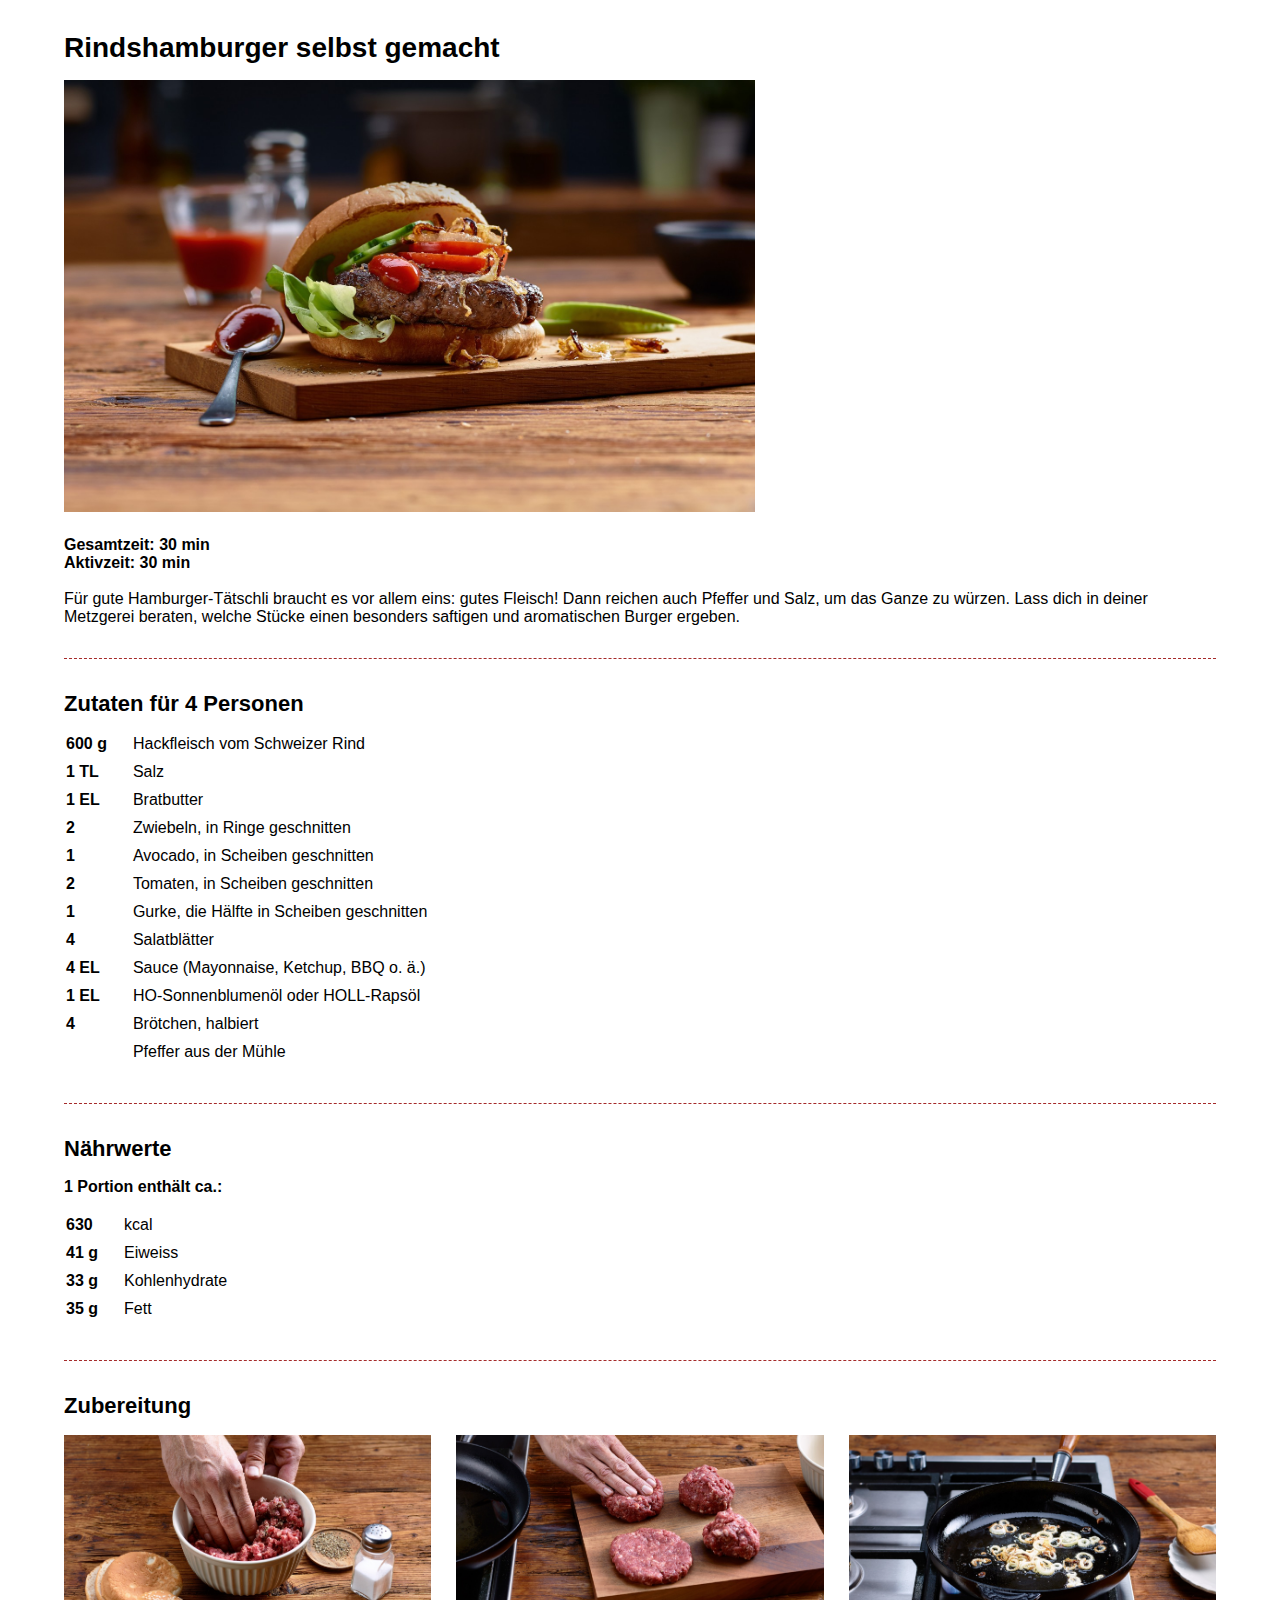
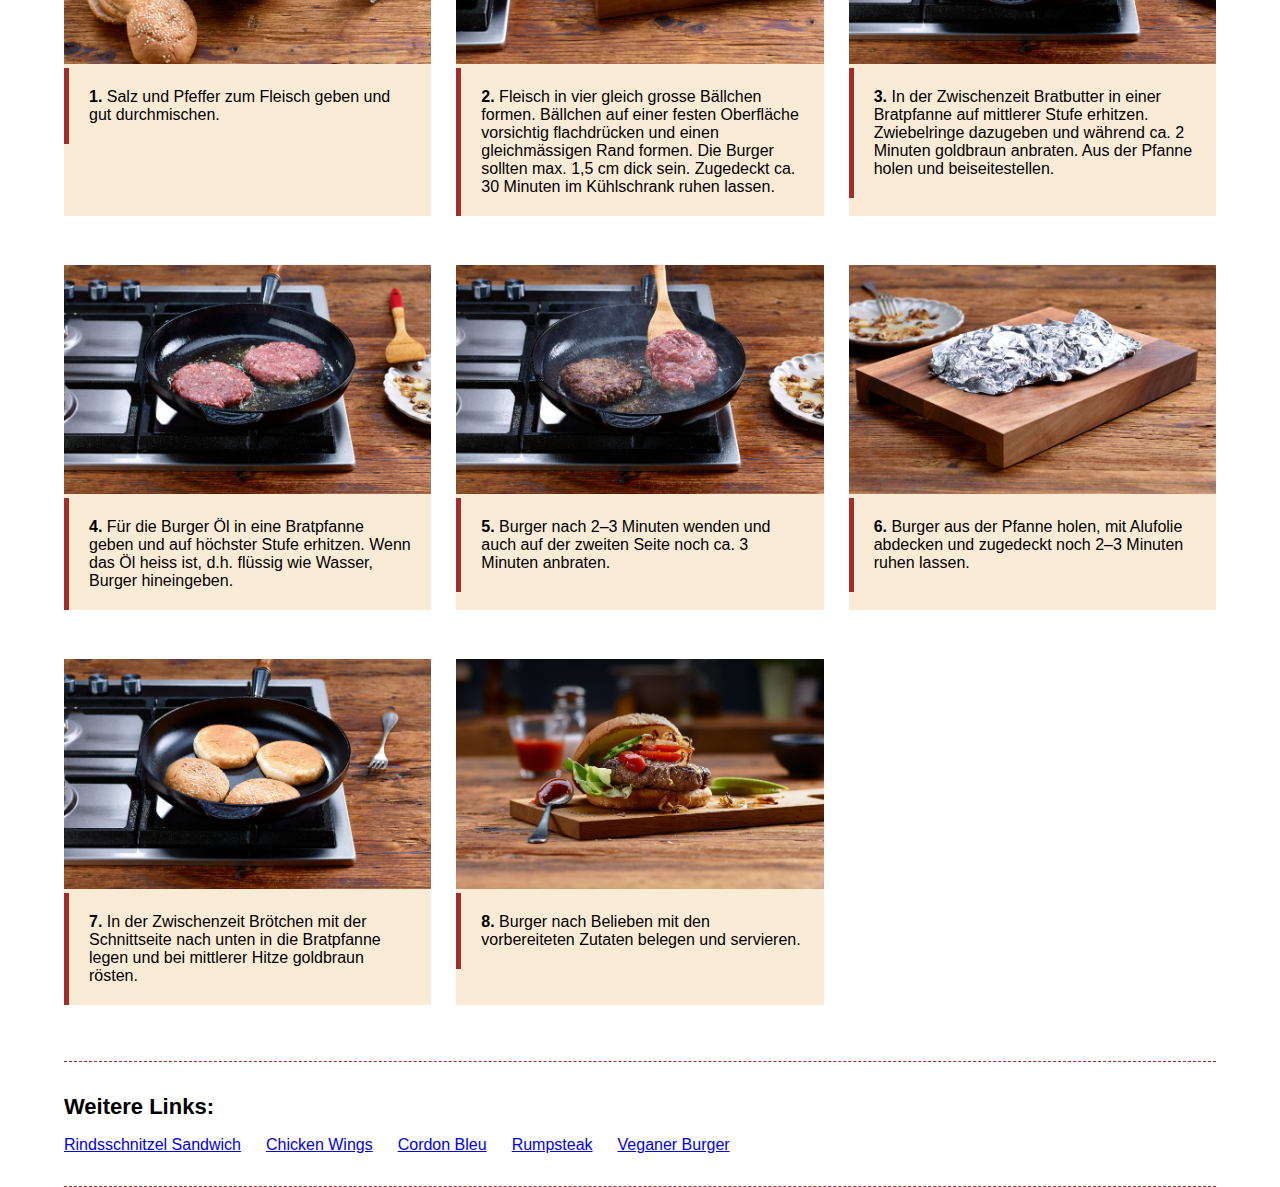
<file: LA1/index.html>
<!DOCTYPE html>
<html lang="en">
  <head>
    <meta charset="UTF-8" />
    <meta http-equiv="X-UA-Compatible" content="IE=edge" />
    <meta name="viewport" content="width=device-width, initial-scale=1.0" />
    <title>Hamburger Rezept</title>
    <link rel="stylesheet" href="main.css" />
  </head>
  <body>
    <section>
      <h1>Rindshamburger selbst gemacht</h1>
      <img src="/LA1/img/cc1_step_by_step_9.jpeg" alt="" class="preview-img" />
      <p><strong>Gesamtzeit: 30 min</strong></p>
      <p><strong>Aktivzeit: 30 min</strong></p>
      <br />
      <p>
        Für gute Hamburger-Tätschli braucht es vor allem eins: gutes Fleisch!
        Dann reichen auch Pfeffer und Salz, um das Ganze zu würzen. Lass dich in
        deiner Metzgerei beraten, welche Stücke einen besonders saftigen und
        aromatischen Burger ergeben.
      </p>
    </section>

    <section>
      <h2>Zutaten für 4 Personen</h2>
      <table>
        <tr>
          <th>600 g</th>
          <th>Hackfleisch vom Schweizer Rind</th>
        </tr>
        <tr>
          <th>1 TL</th>
          <th>Salz</th>
        </tr>
        <tr>
          <th>1 EL</th>
          <th>Bratbutter</th>
        </tr>
        <tr>
          <th>2</th>
          <th>Zwiebeln, in Ringe geschnitten</th>
        </tr>
        <tr>
          <th>1</th>
          <th>Avocado, in Scheiben geschnitten</th>
        </tr>
        <tr>
          <th>2</th>
          <th>Tomaten, in Scheiben geschnitten</th>
        </tr>
        <tr>
          <th>1</th>
          <th>Gurke, die Hälfte in Scheiben geschnitten</th>
        </tr>
        <tr>
          <th>4</th>
          <th>Salatblätter</th>
        </tr>
        <tr>
          <th>4 EL</th>
          <th>Sauce (Mayonnaise, Ketchup, BBQ o. ä.)</th>
        </tr>
        <tr>
          <th>1 EL</th>
          <th>HO-Sonnenblumenöl oder HOLL-Rapsöl</th>
        </tr>
        <tr>
          <th>4</th>
          <th>Brötchen, halbiert</th>
        </tr>
        <tr>
          <th></th>
          <th>Pfeffer aus der Mühle</th>
        </tr>
      </table>
    </section>

    <section>
      <h2>Nährwerte</h2>
      <p><strong>1 Portion enthält ca.:</strong></p>
      <br />
      <table>
        <tr>
          <th>630</th>
          <th>kcal</th>
        </tr>

        <tr>
          <th>41 g</th>
          <th>Eiweiss</th>
        </tr>

        <tr>
          <th>33 g</th>
          <th>Kohlenhydrate</th>
        </tr>

        <tr>
          <th>35 g</th>
          <th>Fett</th>
        </tr>
      </table>
    </section>

    <section>
      <h2>Zubereitung</h2>
      <ul class="steps">
        <li class="card">
          <img src="/LA1/img/cc1_step_by_step_2.jpeg" alt="" />
          <p class="desc">
            <strong>1.</strong> Salz und Pfeffer zum Fleisch geben und gut
            durchmischen.
          </p>
        </li>

        <li class="card">
          <img src="/LA1/img/cc1_step_by_step_3.jpeg" alt="" />
          <p class="desc">
            <strong>2.</strong> Fleisch in vier gleich grosse Bällchen formen.
            Bällchen auf einer festen Oberfläche vorsichtig flachdrücken und
            einen gleichmässigen Rand formen. Die Burger sollten max. 1,5 cm
            dick sein. Zugedeckt ca. 30 Minuten im Kühlschrank ruhen lassen.
          </p>
        </li>

        <li class="card">
          <img src="/LA1/img/cc1_step_by_step_4.jpeg" alt="" />
          <p class="desc">
            <strong>3.</strong> In der Zwischenzeit Bratbutter in einer
            Bratpfanne auf mittlerer Stufe erhitzen. Zwiebelringe dazugeben und
            während ca. 2 Minuten goldbraun anbraten. Aus der Pfanne holen und
            beiseitestellen.
          </p>
        </li>

        <li class="card">
          <img src="/LA1/img/cc1_step_by_step_5.jpeg" alt="" />
          <p class="desc">
            <strong>4.</strong> Für die Burger Öl in eine Bratpfanne geben und
            auf höchster Stufe erhitzen. Wenn das Öl heiss ist, d.h. flüssig wie
            Wasser, Burger hineingeben.
          </p>
        </li>

        <li class="card">
          <img src="/LA1/img/cc1_step_by_step_6.jpeg" alt="" />
          <p class="desc">
            <strong>5.</strong> Burger nach 2–3 Minuten wenden und auch auf der
            zweiten Seite noch ca. 3 Minuten anbraten.
          </p>
        </li>

        <li class="card">
          <img src="/LA1/img/cc1_step_by_step_7.jpeg" alt="" />
          <p class="desc">
            <strong>6.</strong> Burger aus der Pfanne holen, mit Alufolie
            abdecken und zugedeckt noch 2–3 Minuten ruhen lassen.
          </p>
        </li>

        <li class="card">
          <img src="/LA1/img/cc1_step_by_step_8.jpeg" alt="" />
          <p class="desc">
            <strong>7.</strong> In der Zwischenzeit Brötchen mit der
            Schnittseite nach unten in die Bratpfanne legen und bei mittlerer
            Hitze goldbraun rösten.
          </p>
        </li>

        <li class="card">
          <img src="/LA1/img/cc1_step_by_step_9.jpeg" alt="" />
          <p class="desc">
            <strong>8.</strong> Burger nach Belieben mit den vorbereiteten
            Zutaten belegen und servieren.
          </p>
        </li>
      </ul>
    </section>
    <section>
      <h2>Weitere Links:</h2>
      <ul class="links">
        <li>
          <a
            href="https://migusto.migros.ch/de/rezepte/rindsschnitzel-sandwich"
            target="_blank"
            >Rindsschnitzel Sandwich</a
          >
        </li>
        <li>
          <a
            href="https://www.gutekueche.at/chicken-wings-mit-honig-rezept-12236"
            target="_blank"
            >Chicken Wings</a
          >
        </li>
        <li>
          <a
            href="https://www.swissmilk.ch/de/rezepte-kochideen/rezepte/LM200703_10/cordon-bleu/?gclid=CjwKCAjwv-GUBhAzEiwASUMm4ghfu2aPROHrBllTtSd9TwiU_BQDnU8QD5vAIS4pCDTyHLr-40mS9hoCgb4QAvD_BwE&gclsrc=aw.ds"
            target="_blank"
            >Cordon Bleu</a
          >
        </li>
        <li>
          <a
            href="https://www.kochbar.de/rezept/513277/Medium-Rumpsteak.html"
            target="_blank"
            >Rumpsteak</a
          >
        </li>
        <li>
          <a
            href="https://biancazapatka.com/de/das-beste-vegane-burger-rezept/"
            target="_blank"
            >Veganer Burger</a
          >
        </li>
      </ul>
    </section>
  </body>
</html>
</file>
<file: LA1/main.css>
* {
  margin: 0;
  padding: 0;
  box-sizing: border-box;
}

body {
  font-size: 100%;
  font-family: Poppins, 'Neue Helvetica', Helvetica, Arial, sans-serif;
  font-weight: 400;
  color: #000;
  background: white;
}

h1 {
  margin-bottom: 16px;
  font-size: 1.75rem;
  font-family: Poppins, 'Neue Helvetica', Helvetica, Arial, sans-serif;
  font-weight: 600;
}

h2 {
  margin-bottom: 16px;
  font-size: 1.375rem;
  font-family: Poppins, 'Neue Helvetica', Helvetica, Arial, sans-serif;
  font-weight: 600;
}

section {
  width: 90%;
  margin: 0 auto;
  padding: 32px 0;
  border-bottom: 1px dashed brown;
}

table {
  text-align: left;
}

th {
  padding: 0 24px 8px 0;
}

th:last-child {
  font-weight: normal;
}

ul {
  list-style: none;
}

.card {
  width: 100%;
  margin-bottom: 24px;
  background: antiquewhite;
}

img {
  width: 100%;
}

.preview-img {
  width: 60%;
  height: 60%;
  margin-bottom: 20px;
}

.desc {
  padding: 20px;
  border-left: 5px solid brown;
}

.steps {
  list-style: none;
  display: grid;
  gap: 25px;
  grid-template-columns: repeat(auto-fit, minmax(300px, 1fr));
}

.links {
  display: flex;
  gap: 25px;
}
</file>
